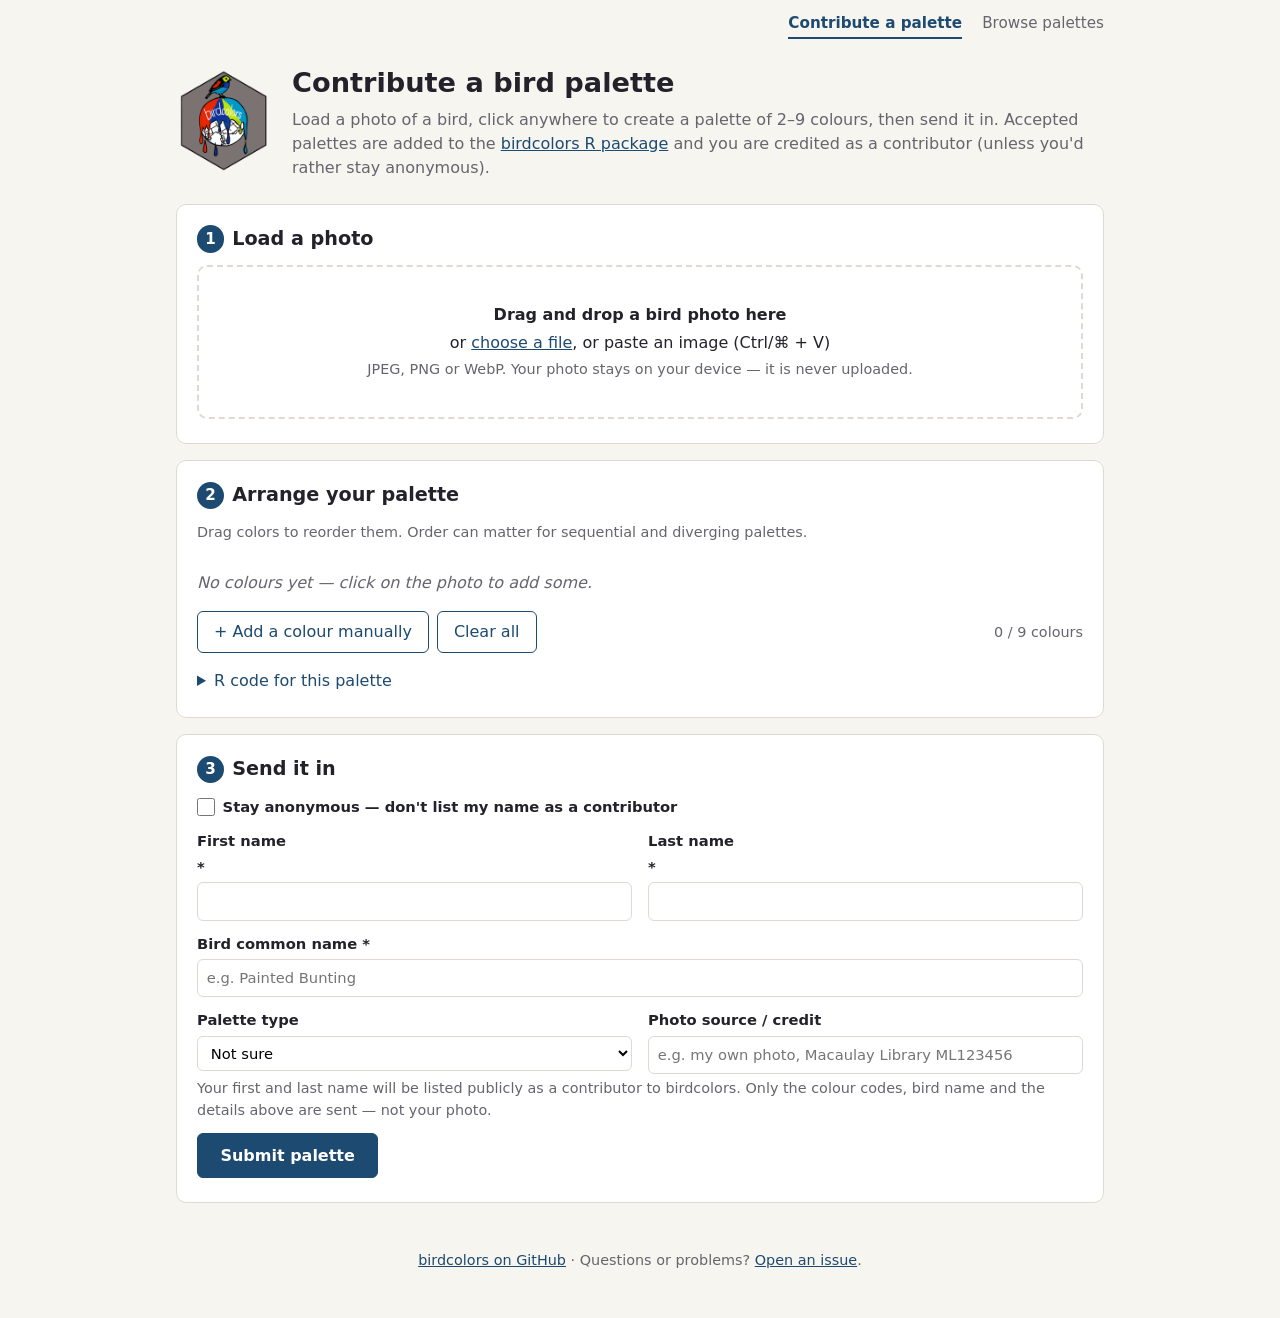
<file: docs/index.html>
<!doctype html>
<html lang="en">
<head>
  <meta charset="utf-8">
  <meta name="viewport" content="width=device-width, initial-scale=1">
  <title>birdcolors · Contribute a palette</title>
  <meta name="description" content="Pick colours from a photo of a bird and contribute a palette to the birdcolors R package.">
  <link rel="icon" href="logo.png">
  <link rel="stylesheet" href="style.css">
</head>
<body>
  <nav class="site-nav">
    <a href="index.html" aria-current="page">Contribute a palette</a>
    <a href="palettes.html">Browse palettes</a>
  </nav>
  <header class="site-header">
    <img src="logo.png" alt="birdcolors logo" class="logo">
    <div>
      <h1>Contribute a bird palette</h1>
      <p class="lede">
        Load a photo of a bird, click anywhere to create a palette of
        2&ndash;9 colours, then send it in. Accepted palettes are added to the
        <a href="https://github.com/bentonelli/birdcolors">birdcolors R package</a>
        and you are credited as a contributor (unless you'd rather stay anonymous).
      </p>
    </div>
  </header>

  <main>
    <!-- Step 1: image -->
    <section class="card" aria-labelledby="step1">
      <h2 id="step1"><span class="step">1</span> Load a photo</h2>

      <div id="dropzone" class="dropzone" tabindex="0" role="button"
           aria-label="Drop an image here or press Enter to choose a file">
        <p><strong>Drag and drop a bird photo here</strong></p>
        <p>or <label class="file-label">choose a file<input type="file" id="file-input" accept="image/jpeg,image/png,image/webp,image/gif,image/bmp"></label>, or paste an image (Ctrl/⌘&nbsp;+&nbsp;V)</p>
        <p class="hint">JPEG, PNG or WebP. Your photo stays on your device &mdash; it is never uploaded.</p>
      </div>

      <p id="image-message" class="message" role="status" hidden></p>

      <div id="picker" class="picker" hidden>
        <div class="picker-toolbar">
          <label>Sample size
            <select id="sample-size">
              <option value="1">1 pixel</option>
              <option value="3">3 × 3</option>
              <option value="5" selected>5 × 5</option>
              <option value="9">9 × 9</option>
              <option value="15">15 × 15</option>
            </select>
          </label>
          <span class="hint">Click on the bird to add a colour. Avoid glare and deep shadow.</span>
          <button type="button" id="change-image" class="secondary">Use a different photo</button>
        </div>
        <div class="canvas-wrap">
          <canvas id="image-canvas" aria-label="Bird photo. Click to pick a colour."></canvas>
          <div id="loupe" class="loupe" hidden>
            <canvas id="loupe-canvas" width="132" height="132"></canvas>
            <div id="loupe-hex" class="loupe-hex"></div>
          </div>
        </div>
      </div>
    </section>

    <!-- Step 2: palette -->
    <section class="card" aria-labelledby="step2">
      <h2 id="step2"><span class="step">2</span> Arrange your palette</h2>
      <p class="hint">
        Drag colors to reorder them. Order can matter for sequential and diverging palettes.
      </p>

      <ol id="swatches" class="swatches"></ol>
      <p id="empty-palette" class="empty">No colours yet &mdash; click on the photo to add some.</p>

      <div class="palette-actions">
        <button type="button" id="add-manual" class="secondary">+ Add a colour manually</button>
        <button type="button" id="clear-palette" class="secondary">Clear all</button>
        <span id="count" class="count">0 / 9 colours</span>
      </div>

      <div id="preview" class="preview" aria-label="Palette preview"></div>

      <details class="rcode">
        <summary>R code for this palette</summary>
        <pre><code id="r-code"></code></pre>
        <button type="button" id="copy-r" class="secondary small">Copy</button>
      </details>
    </section>

    <!-- Step 3: submit -->
    <section class="card" aria-labelledby="step3">
      <h2 id="step3"><span class="step">3</span> Send it in</h2>

      <form id="submit-form" novalidate>
        <div class="grid">
          <label class="checkbox span-2">
            <input type="checkbox" id="anonymous" name="anonymous">
            Stay anonymous &mdash; don't list my name as a contributor
          </label>
          <label>First name <span class="req" data-required>*</span>
            <input type="text" id="first-name" name="first_name" autocomplete="given-name" maxlength="60" required>
          </label>
          <label>Last name <span class="req" data-required>*</span>
            <input type="text" id="last-name" name="last_name" autocomplete="family-name" maxlength="60" required>
          </label>
          <label class="span-2">Bird common name *
            <input type="text" id="species" name="species" maxlength="80" required
                   placeholder="e.g. Painted Bunting">
            <span id="species-warning" class="field-warning" hidden></span>
          </label>
          <label>Palette type
            <select id="palette-type" name="palette_type">
              <option value="">Not sure</option>
              <option value="discrete">Discrete (distinct categories)</option>
              <option value="sequential">Sequential (light → dark)</option>
              <option value="diverging">Diverging (two extremes + middle)</option>
            </select>
          </label>
          <label>Photo source / credit
            <input type="text" id="photo-credit" name="photo_credit" maxlength="200"
                   placeholder="e.g. my own photo, Macaulay Library ML123456">
          </label>
          <!-- Honeypot: humans never see or fill this -->
          <label class="hp" aria-hidden="true">Website
            <input type="text" id="website" name="website" tabindex="-1" autocomplete="off">
          </label>
        </div>

        <p class="hint" id="credit-hint">
          Your first and last name will be listed publicly as a contributor to birdcolors. Only the colour codes,
          bird name and the details above are sent &mdash; not your photo.
        </p>

        <ul id="form-errors" class="form-errors" hidden></ul>

        <button type="submit" id="submit-btn" class="primary">Submit palette</button>
        <p id="submit-message" class="message" role="status" hidden></p>
      </form>
    </section>
  </main>

  <footer>
    <p>
      <a href="https://github.com/bentonelli/birdcolors">birdcolors on GitHub</a> ·
      Questions or problems? <a href="https://github.com/bentonelli/birdcolors/issues">Open an issue</a>.
    </p>
  </footer>

  <script src="palettes-data.js"></script>
  <script src="app.js"></script>
</body>
</html>
</file>
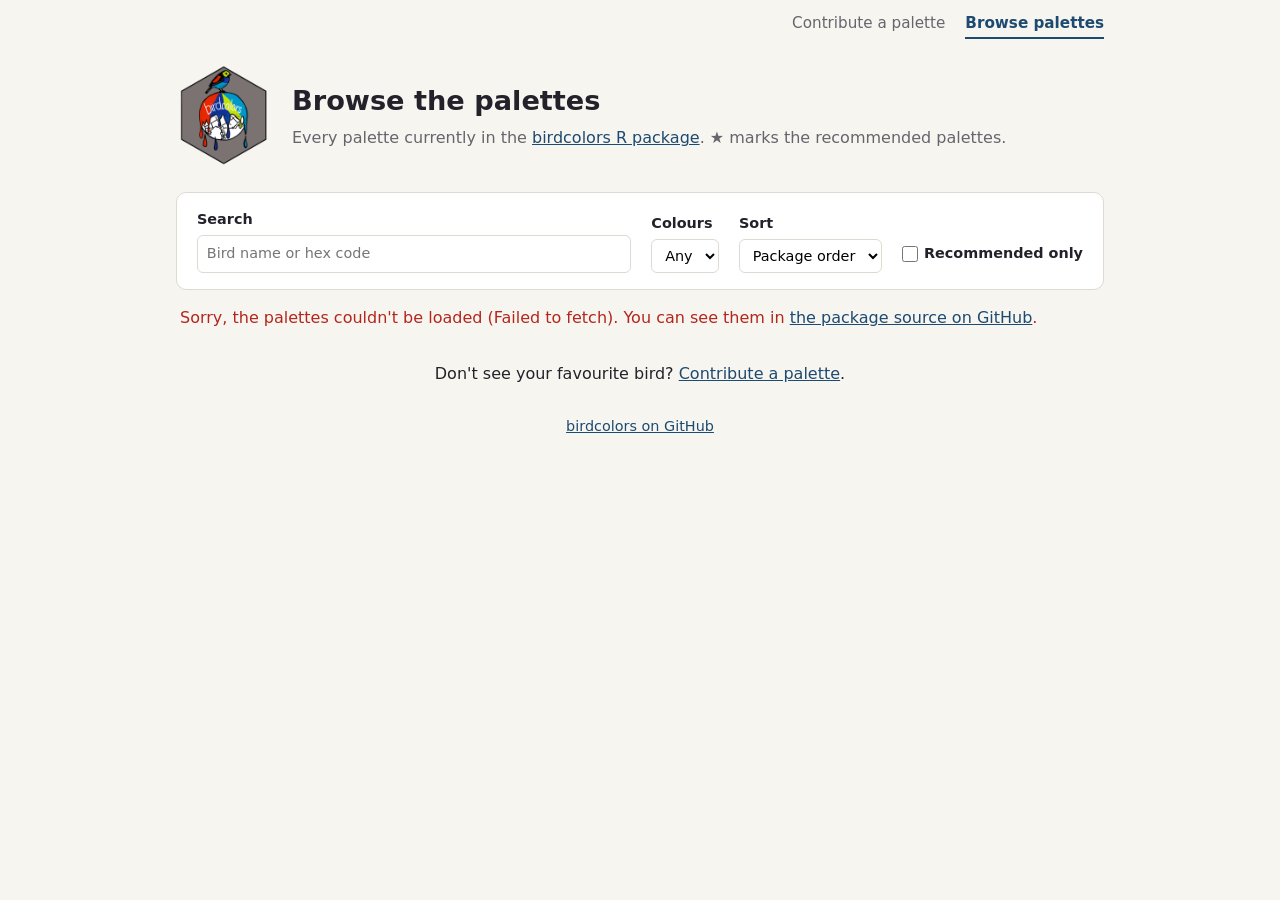
<file: docs/palettes.html>
<!doctype html>
<html lang="en">
<head>
  <meta charset="utf-8">
  <meta name="viewport" content="width=device-width, initial-scale=1">
  <title>birdcolors · Browse palettes</title>
  <meta name="description" content="Every colour palette currently in the birdcolors R package, with species names and hex codes.">
  <link rel="icon" href="logo.png">
  <link rel="stylesheet" href="style.css">
</head>
<body>
  <nav class="site-nav">
    <a href="index.html">Contribute a palette</a>
    <a href="palettes.html" aria-current="page">Browse palettes</a>
  </nav>
  <header class="site-header">
    <img src="logo.png" alt="birdcolors logo" class="logo">
    <div>
      <h1>Browse the palettes</h1>
      <p class="lede">
        Every palette currently in the <a href="https://github.com/bentonelli/birdcolors">birdcolors R package</a>.
        ★ marks the recommended palettes.
      </p>
    </div>
  </header>

  <main>
    <section class="card gallery-controls" aria-label="Filter palettes">
      <label>Search
        <input type="search" id="search" placeholder="Bird name or hex code" autocomplete="off">
      </label>
      <label>Colours
        <select id="n-colors">
          <option value="">Any</option>
          <option value="2">2</option><option value="3">3</option><option value="4">4</option>
          <option value="5">5</option><option value="6">6</option><option value="7">7</option>
          <option value="8">8</option><option value="9">9</option>
        </select>
      </label>
      <label>Sort
        <select id="sort">
          <option value="package">Package order</option>
          <option value="name">Name (A–Z)</option>
        </select>
      </label>
      <label class="inline-check">
        <input type="checkbox" id="rec-only"> Recommended only
      </label>
    </section>

    <p id="gallery-status" class="gallery-status" role="status">Loading palettes…</p>
    <div id="gallery" class="gallery"></div>

    <p class="gallery-cta">
      Don't see your favourite bird? <a href="index.html">Contribute a palette</a>.
    </p>
  </main>

  <footer>
    <p>
      <a href="https://github.com/bentonelli/birdcolors">birdcolors on GitHub</a>
    </p>
  </footer>

  <script src="palettes-data.js"></script>
  <script src="gallery.js"></script>
</body>
</html>
</file>
<file: docs/style.css>
:root {
  --bg: #f7f5f0;
  --card: #ffffff;
  --ink: #23222a;
  --muted: #66646d;
  --line: #dedad2;
  --accent: #1d4a70;      /* Ultramarine Lorikeet */
  --accent-2: #e67b3d;    /* Hildebrandt's Starling */
  --ok: #2f7a4b;
  --warn: #9a5b00;
  --err: #b3261e;
  --radius: 10px;
  font-family: system-ui, -apple-system, "Segoe UI", Roboto, sans-serif;
  color: var(--ink);
  background: var(--bg);
  line-height: 1.5;
}

* { box-sizing: border-box; }
body { margin: 0; }
a { color: var(--accent); }

.site-header {
  display: flex;
  gap: 1.25rem;
  align-items: center;
  max-width: 960px;
  margin: 0 auto;
  padding: 1.5rem 1rem 0.5rem;
}
.logo { width: 96px; height: auto; flex-shrink: 0; }
h1 { margin: 0 0 0.25rem; font-size: 1.7rem; }
.lede { margin: 0; color: var(--muted); }

main { max-width: 960px; margin: 0 auto; padding: 0 1rem; }

.card {
  background: var(--card);
  border: 1px solid var(--line);
  border-radius: var(--radius);
  padding: 1.25rem 1.25rem 1.5rem;
  margin: 1rem 0;
}
.card h2 { margin: 0 0 0.75rem; font-size: 1.2rem; display: flex; align-items: center; gap: 0.5rem; }
.step {
  display: inline-grid; place-items: center;
  width: 1.7rem; height: 1.7rem; border-radius: 50%;
  background: var(--accent); color: #fff; font-size: 0.95rem;
}
.hint { color: var(--muted); font-size: 0.9rem; margin: 0.25rem 0 0.75rem; }

/* Drop zone */
.dropzone {
  border: 2px dashed var(--line);
  border-radius: var(--radius);
  padding: 2rem 1rem;
  text-align: center;
  cursor: pointer;
  transition: border-color .15s, background .15s;
}
.dropzone p { margin: 0.25rem 0; }
.dropzone:hover, .dropzone:focus { border-color: var(--accent); outline: none; }
.dropzone.dragover { border-color: var(--accent-2); background: #fff6ef; }
.file-label { color: var(--accent); text-decoration: underline; cursor: pointer; }
.file-label input { position: absolute; width: 1px; height: 1px; opacity: 0; pointer-events: none; }

/* Picker */
.picker-toolbar {
  display: flex; flex-wrap: wrap; gap: 0.75rem 1rem; align-items: center;
  margin-bottom: 0.75rem;
}
.picker-toolbar .hint { margin: 0; flex: 1 1 260px; }
.canvas-wrap { position: relative; display: flex; justify-content: center; }
#image-canvas {
  max-width: 100%;
  max-height: 75vh;
  border-radius: 6px;
  cursor: crosshair;
  touch-action: none;
  display: block;
}
.loupe {
  position: absolute;
  pointer-events: none;
  border-radius: 50%;
  box-shadow: 0 2px 10px rgba(0,0,0,.35);
  border: 3px solid #fff;
  width: 138px; height: 138px;
  overflow: visible;
  z-index: 2;
}
.loupe canvas { border-radius: 50%; display: block; }
.loupe-hex {
  position: absolute; left: 50%; bottom: -1.9rem; transform: translateX(-50%);
  background: rgba(0,0,0,.75); color: #fff; font: 600 0.8rem ui-monospace, monospace;
  padding: 0.1rem 0.45rem; border-radius: 4px; white-space: nowrap;
}

/* Swatches */
.swatches { list-style: none; padding: 0; margin: 0.5rem 0; display: flex; flex-wrap: wrap; gap: 0.6rem; }
.swatch {
  width: 118px;
  border: 1px solid var(--line);
  border-radius: 8px;
  background: #fff;
  overflow: hidden;
  cursor: grab;
}
.swatch.dragging { opacity: 0.4; }
.swatch.drop-target { outline: 2px solid var(--accent-2); }
.swatch-color { height: 64px; position: relative; }
.swatch-num {
  position: absolute; top: 4px; left: 6px;
  font-size: 0.75rem; font-weight: 700; color: #fff;
  text-shadow: 0 0 3px rgba(0,0,0,.8);
}
.swatch input {
  width: 100%; border: 0; border-top: 1px solid var(--line);
  font: 0.9rem ui-monospace, monospace; text-align: center; padding: 0.3rem 0;
}
.swatch input.invalid { background: #fdecea; color: var(--err); }
.swatch-buttons { display: flex; border-top: 1px solid var(--line); }
.swatch-buttons button {
  flex: 1; border: 0; background: #faf9f6; padding: 0.25rem 0; cursor: pointer; font-size: 0.9rem;
}
.swatch-buttons button:hover { background: #efece4; }
.swatch-buttons button:disabled { color: #bbb; cursor: default; background: #faf9f6; }
.swatch-buttons button + button { border-left: 1px solid var(--line); }

.empty { color: var(--muted); font-style: italic; }
.palette-actions { display: flex; flex-wrap: wrap; gap: 0.5rem; align-items: center; margin: 0.5rem 0 1rem; }
.count { margin-left: auto; color: var(--muted); font-size: 0.9rem; }
.count.full { color: var(--warn); font-weight: 600; }

.preview { display: flex; height: 48px; border-radius: 8px; overflow: hidden; border: 1px solid var(--line); }
.preview:empty { display: none; }
.preview div { flex: 1; }

.rcode { margin-top: 1rem; }
.rcode summary { cursor: pointer; color: var(--accent); }
.rcode pre {
  background: #23222a; color: #f3f1ea; padding: 0.75rem; border-radius: 6px;
  overflow-x: auto; font-size: 0.85rem; margin: 0.5rem 0;
}

/* Form */
.grid { display: grid; grid-template-columns: 1fr 1fr; gap: 0.75rem 1rem; }
.grid label { display: flex; flex-direction: column; font-weight: 600; font-size: 0.92rem; gap: 0.25rem; }
.span-2 { grid-column: span 2; }
input[type=text], select, textarea {
  font: inherit; font-weight: 400; padding: 0.45rem 0.55rem;
  border: 1px solid var(--line); border-radius: 6px; background: #fff;
}
input:focus, select:focus, textarea:focus { outline: 2px solid var(--accent); outline-offset: -1px; }
.field-warning { color: var(--warn); font-weight: 400; font-size: 0.85rem; }
.hp { position: absolute !important; left: -9999px; width: 1px; height: 1px; overflow: hidden; }

.form-errors { color: var(--err); padding-left: 1.2rem; }

button { font: inherit; }
.primary, .secondary {
  border-radius: 6px; padding: 0.5rem 1rem; cursor: pointer; border: 1px solid var(--accent);
}
.primary { background: var(--accent); color: #fff; font-weight: 600; padding: 0.6rem 1.4rem; }
.primary:disabled { opacity: 0.6; cursor: progress; }
.secondary { background: #fff; color: var(--accent); }
.secondary:hover { background: #eef3f8; }
.small { padding: 0.2rem 0.7rem; font-size: 0.85rem; }

.message { padding: 0.6rem 0.8rem; border-radius: 6px; margin: 0.75rem 0 0; }
.message.ok { background: #e7f4ec; color: var(--ok); }
.message.warn { background: #fff4e0; color: var(--warn); }
.message.err { background: #fdecea; color: var(--err); }

footer { text-align: center; color: var(--muted); font-size: 0.9rem; padding: 1rem 1rem 2rem; }

@media (max-width: 640px) {
  .site-header { flex-direction: column; text-align: center; }
  .grid { grid-template-columns: 1fr; }
  .span-2 { grid-column: auto; }
  .swatch { width: calc(50% - 0.3rem); }
}

/* Navigation */
.site-nav {
  max-width: 960px; margin: 0 auto; padding: 0.75rem 1rem 0;
  display: flex; gap: 1.25rem; justify-content: flex-end; font-size: 0.95rem;
}
.site-nav a { text-decoration: none; color: var(--muted); padding-bottom: 2px; }
.site-nav a:hover { color: var(--accent); }
.site-nav a[aria-current="page"] { color: var(--accent); font-weight: 600; border-bottom: 2px solid var(--accent); }

/* Checkbox row inside the form grid */
.grid label.checkbox { flex-direction: row; align-items: center; gap: 0.5rem; font-weight: 600; cursor: pointer; }
.grid label.checkbox input { width: 1.1rem; height: 1.1rem; margin: 0; accent-color: var(--accent); }

/* Browse page */
.gallery-controls {
  display: flex; flex-wrap: wrap; gap: 0.75rem 1.25rem; align-items: flex-end; padding: 1rem 1.25rem;
}
.gallery-controls label { display: flex; flex-direction: column; gap: 0.25rem; font-weight: 600; font-size: 0.9rem; }
.gallery-controls label:first-child { flex: 1 1 240px; }
.gallery-controls input[type=search] {
  font: inherit; font-weight: 400; padding: 0.45rem 0.55rem; border: 1px solid var(--line); border-radius: 6px;
}
.gallery-controls .inline-check { flex-direction: row; align-items: center; gap: 0.4rem; padding-bottom: 0.5rem; cursor: pointer; }
.gallery-controls .inline-check input { accent-color: var(--accent); width: 1rem; height: 1rem; margin: 0; }

.gallery-status { color: var(--muted); margin: 0.5rem 0.25rem; }
.gallery-status.err { color: var(--err); }

.gallery { display: grid; grid-template-columns: repeat(auto-fill, minmax(180px, 1fr)); gap: 0.6rem; }
.palette-card {
  background: var(--card); border: 1px solid var(--line); border-radius: 8px;
  padding: 0.55rem 0.6rem 0.6rem; display: flex; flex-direction: column; gap: 0.4rem;
}
.palette-head { display: flex; align-items: baseline; gap: 0.35rem; }
.palette-head h2 { margin: 0; font-size: 0.88rem; line-height: 1.25; flex: 1 1 0; min-width: 0; }
.badge {
  font-size: 0.66rem; font-weight: 600; color: var(--accent);
  background: #eef3f8; border-radius: 999px; padding: 0.05rem 0.4rem; white-space: nowrap;
  align-self: flex-start; margin-top: -0.15rem;
}
.n-colors {
  font-size: 0.68rem; color: var(--muted); white-space: nowrap;
  border: 1px solid var(--line); border-radius: 999px; padding: 0 0.35rem;
}

.palette-strip { display: flex; height: 36px; border-radius: 4px; overflow: hidden; box-shadow: 0 0 0 1px var(--line); }
.palette-strip span { flex: 1; }

.hex-chips { display: flex; flex-wrap: wrap; gap: 0.2rem; }
.hex-chip {
  display: inline-flex; align-items: center; gap: 0.2rem;
  font: 0.64rem ui-monospace, monospace; color: var(--ink);
  background: #faf9f6; border: 1px solid var(--line); border-radius: 3px; padding: 0 0.25rem;
}
.hex-chip span { width: 0.55rem; height: 0.55rem; border-radius: 2px; display: inline-block; }
.hex-chip span.light { box-shadow: inset 0 0 0 1px var(--line); }

.gallery-cta { text-align: center; margin: 1.5rem 0 0; }
</file>
